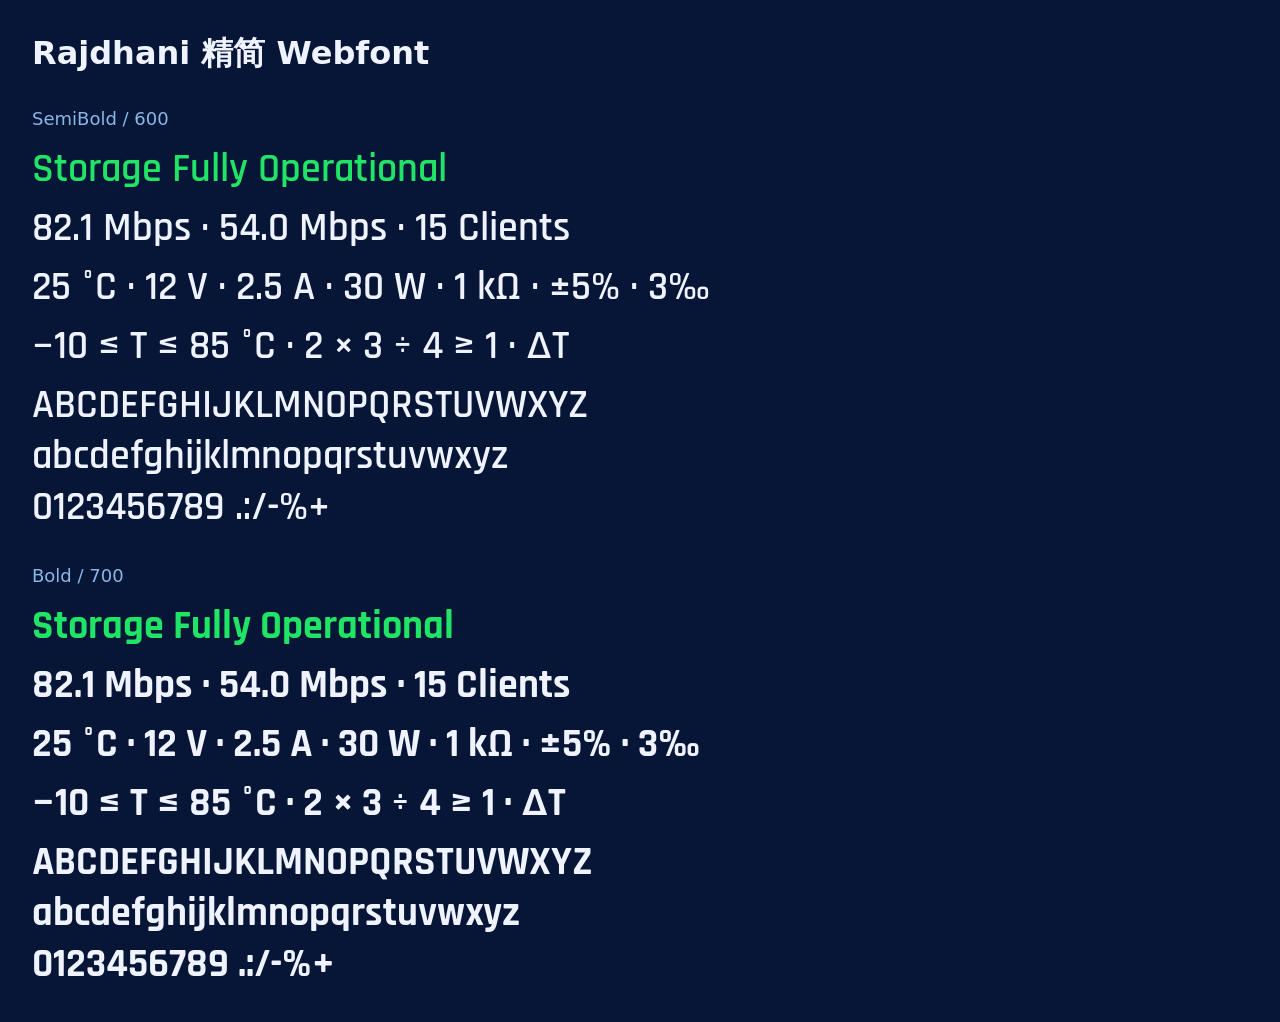
<file: resources/fonts/rajdhani-webfont/demo.html>
<!doctype html>
<html lang="zh-CN">
<meta charset="utf-8">
<meta name="viewport" content="width=device-width, initial-scale=1">
<title>Rajdhani Webfont Preview</title>
<link rel="stylesheet" href="./rajdhani.css">
<style>
body { background:#071536; color:#eef3ff; margin:32px; font-family:system-ui,sans-serif; }
section { font-family:Rajdhani,sans-serif; font-size:40px; font-weight:600; margin:32px 0; }
section.bold { font-weight:700; }
p { margin:8px 0; }
h2 { font:18px system-ui,sans-serif; color:#89b7e6; }
.status { color:#20e466; }
.alphabet { overflow-wrap:anywhere; }
</style>
<h1>Rajdhani 精简 Webfont</h1>
<section><h2>SemiBold / 600</h2><p class="status">Storage Fully Operational</p><p>82.1 Mbps · 54.0 Mbps · 15 Clients</p><p>25 °C · 12 V · 2.5 A · 30 W · 1 kΩ · ±5% · 3‰</p><p>−10 ≤ T ≤ 85 °C · 2 × 3 ÷ 4 ≥ 1 · ∆T</p><p class="alphabet">ABCDEFGHIJKLMNOPQRSTUVWXYZ<br>abcdefghijklmnopqrstuvwxyz<br>0123456789 .:/-%+</p></section>
<section class="bold"><h2>Bold / 700</h2><p class="status">Storage Fully Operational</p><p>82.1 Mbps · 54.0 Mbps · 15 Clients</p><p>25 °C · 12 V · 2.5 A · 30 W · 1 kΩ · ±5% · 3‰</p><p>−10 ≤ T ≤ 85 °C · 2 × 3 ÷ 4 ≥ 1 · ∆T</p><p class="alphabet">ABCDEFGHIJKLMNOPQRSTUVWXYZ<br>abcdefghijklmnopqrstuvwxyz<br>0123456789 .:/-%+</p></section>
</html>
</file>
<file: resources/fonts/rajdhani-webfont/rajdhani.css>
@font-face {
  font-family: "Rajdhani";
  src: url("./Rajdhani-SemiBold-ascii-units.woff2") format("woff2");
  font-weight: 600;
  font-style: normal;
  font-display: swap;
  unicode-range: U+0000-007F, U+00A0, U+00B0-00B1, U+00B7, U+00D7, U+00F7, U+03A9, U+2030, U+2126, U+2206, U+2212, U+2264-2265;
}

@font-face {
  font-family: "Rajdhani";
  src: url("./Rajdhani-Bold-ascii-units.woff2") format("woff2");
  font-weight: 700;
  font-style: normal;
  font-display: swap;
  unicode-range: U+0000-007F, U+00A0, U+00B0-00B1, U+00B7, U+00D7, U+00F7, U+03A9, U+2030, U+2126, U+2206, U+2212, U+2264-2265;
}
</file>
